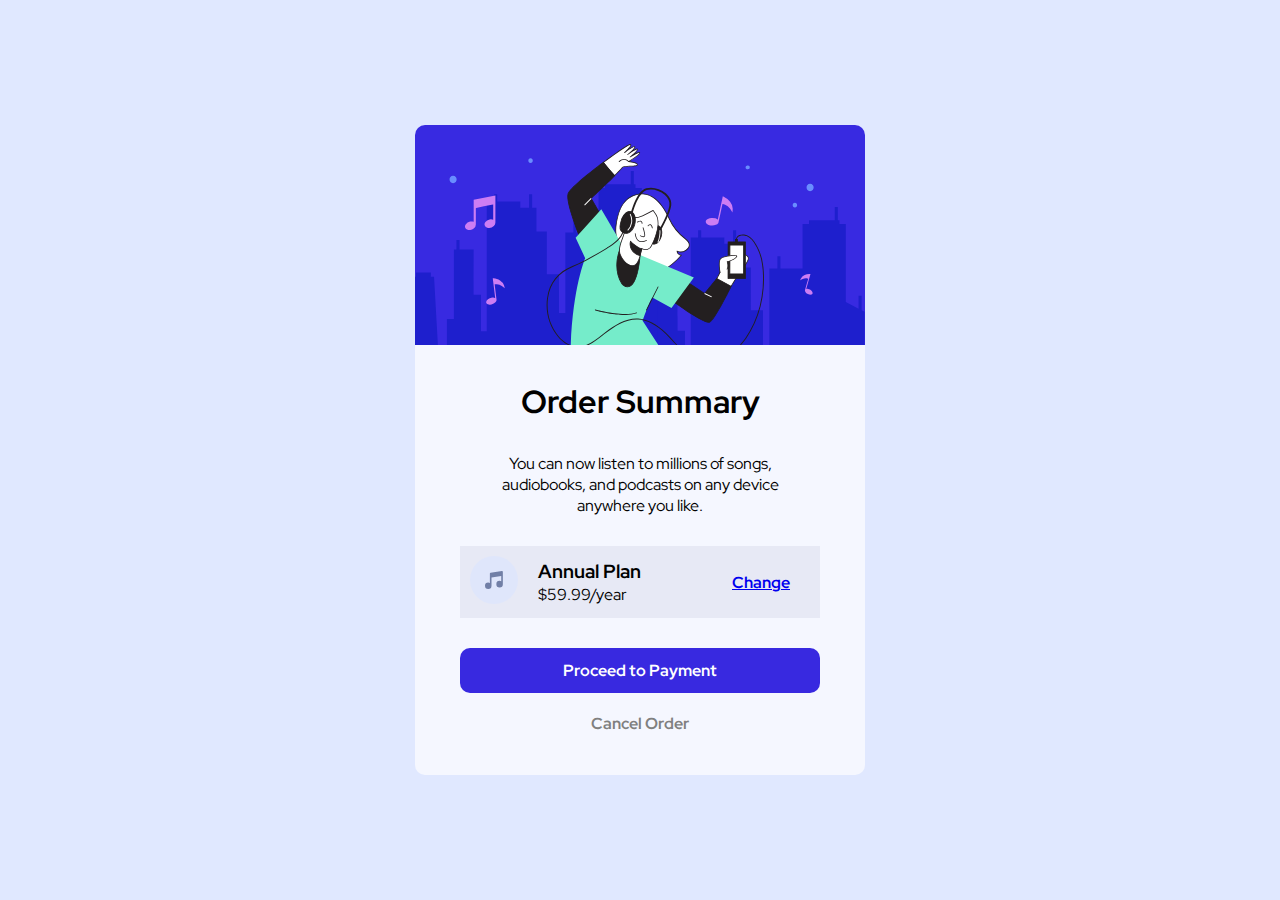
<file: Order-summary-component/index.html>
<!DOCTYPE html>
<html lang="pt-BR">
<head>
    <meta charset="UTF-8">
    <meta name="viewport" content="width=device-width, initial-scale=1.0">
    <link rel="stylesheet" href="css/style.css">
    <link rel="stylesheet" href="css/responsive.css">
    <title>Order Summary</title>
</head>
<body>
    
    <main>
        <section class="container">
            <div class="box-primary">
                <div>
                    <img src="images/illustration-hero.svg" alt="Image music">
                </div>

                <div class="text-content">
                    <h1>Order Summary</h1>
                    <p>You can now listen to millions of songs, audiobooks, and podcasts on any device anywhere you like.</p>
                </div>

                <div class="value-central">
                    <div class="content-1">
                        <img src="images/icon-music.svg" alt="Logo music">
                    </div>
                    <div class="content-2">
                        <h3>Annual Plan</h3>
                        <p>$59.99/year</p>
                    </div>
                    <div class="content-3">
                        <a href="#">Change</a>
                    </div>
                </div>

                <div class="button-payment">
                    <h4>Proceed to Payment</h4>
                </div>

                <div class="cancel-order">
                    <a href="#">Cancel Order</a>
                </div>
            </div>
        </section>
    </main>

</body>
</html>
</file>
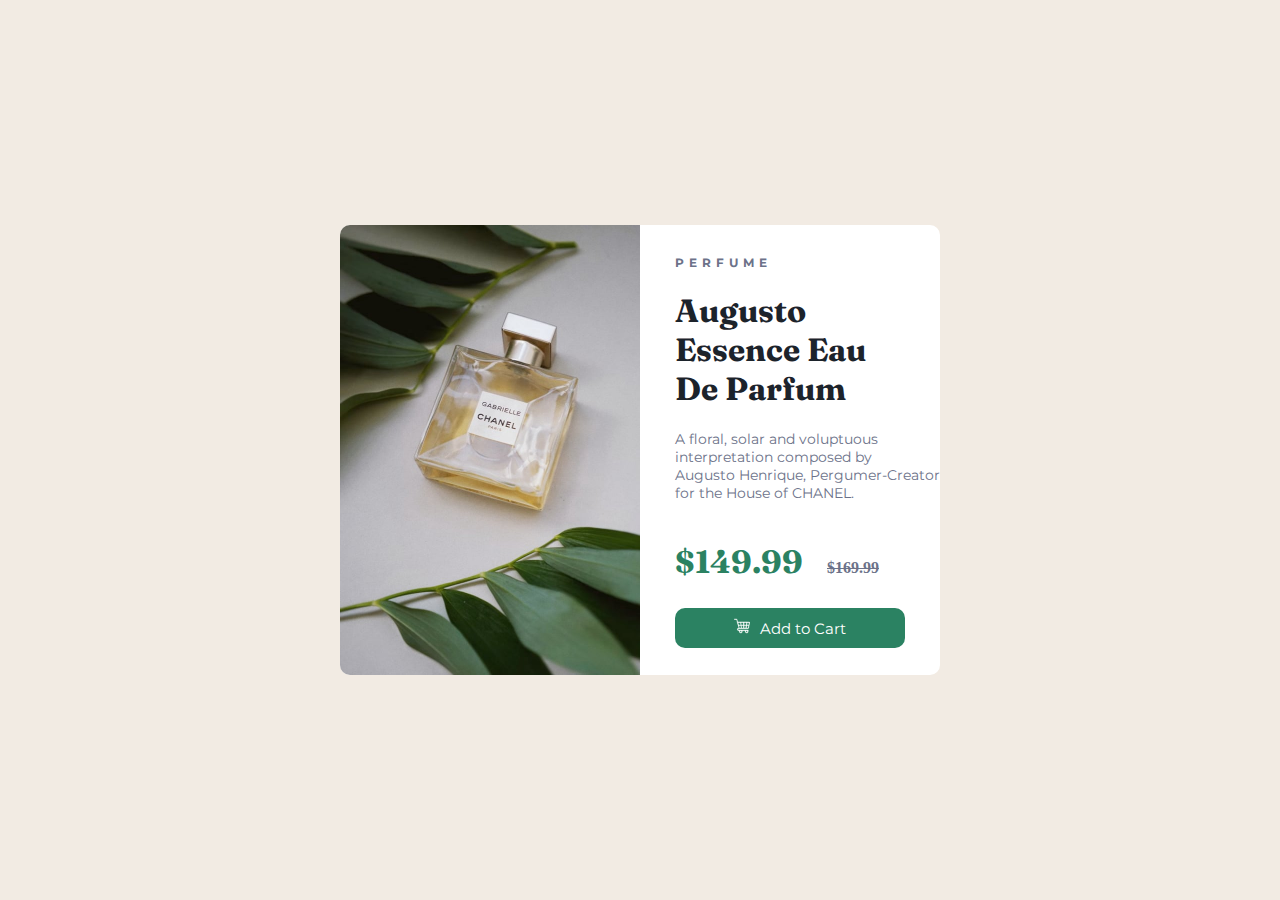
<file: Product-Preview-Card/index.html>
<!DOCTYPE html>
<html lang="pt-BR">
<head>
    <meta charset="UTF-8">
    <meta name="viewport" content="width=device-width, initial-scale=1.0">
    <link rel="stylesheet" href="style.css">
    <title>Product Preview</title>
</head>
<body>
    
    <section class="container">
        <div class="box">
            <div class="box-img">
                <img width="300px" src="images/image-product-desktop.jpg" alt="Img Product">
            </div>

            <div class="box-text">
                <h3>PERFUME</h3>
                <h1>Augusto<br>Essence Eau<br>De Parfum</h1>
                <p>A floral, solar and voluptuous<br>interpretation composed by<br>Augusto Henrique, Pergumer-Creator for the House of CHANEL.</p>
                <h2 style="display: inline-block;">$149.99</h2>
                <h4>$169.99</h4> 
                <button class="button"><img width="16px" style="margin: 0 10px 0 0;" src="images/carrinho-de-compras.png" alt="Buy">Add to Cart</button>
            </div>
        </div>
    </section>

</body>
</html>
</file>
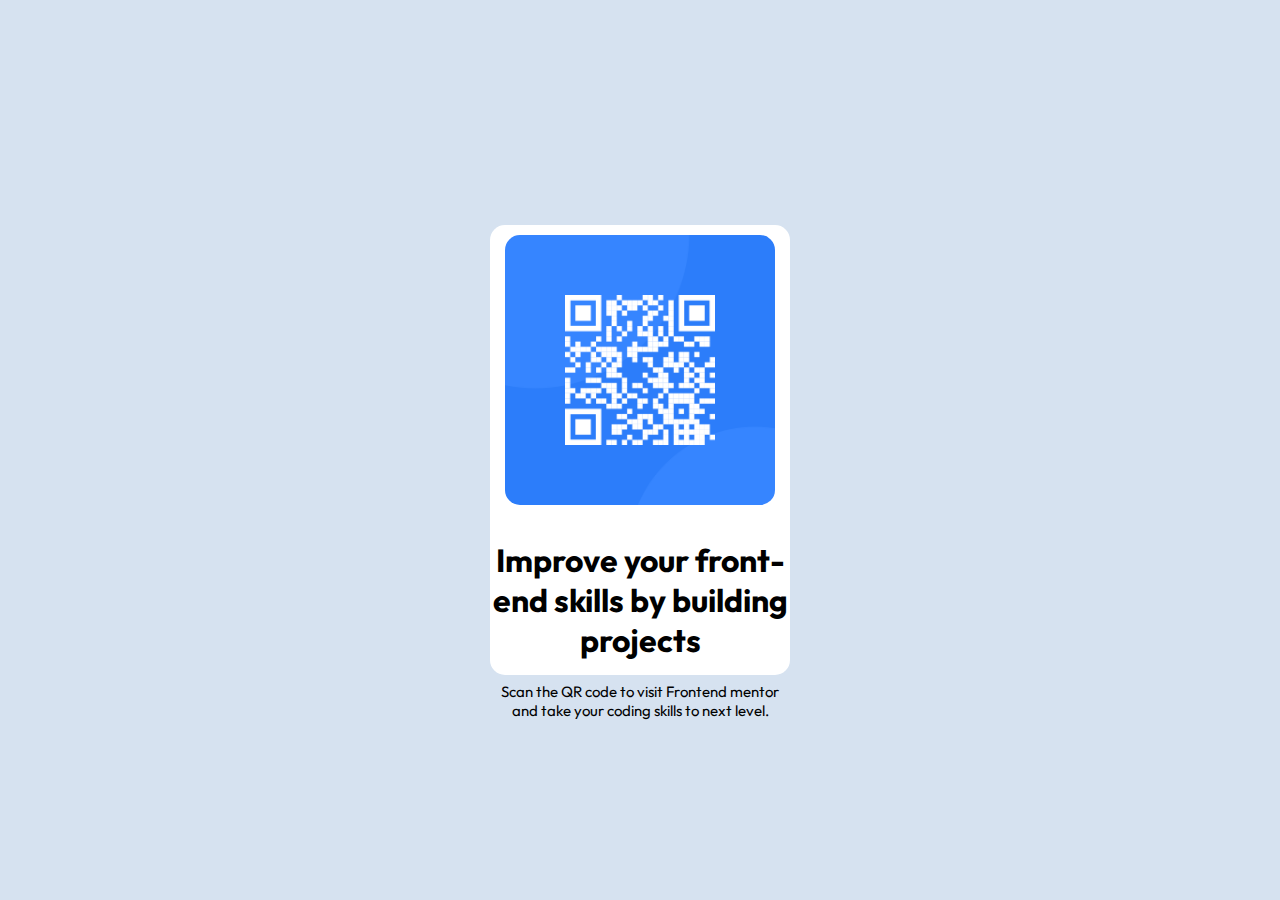
<file: Qr-code-component/index.html>
<!DOCTYPE html>
<html lang="pt-BR">
<head>
    <meta charset="UTF-8">
    <meta name="viewport" content="width=device-width, initial-scale=1.0">
    <meta name="description" content="Um site para aprimorar meus conhecimentos em HTML e CSS">
    <meta name="keywords" content="HTML, CSS">
    <link rel="stylesheet" href="style.css">
    <title>QR code compoment</title>
</head>
<body>
    
    <section class="container">
        <div class="box-qr">
            <img width="270px" src="images/image-qr-code.png" alt="Image QR code">
            <h1>Improve your front-end skills by building projects</h1>
            <p>Scan the QR code to visit Frontend mentor and take your coding skills to next level.</p>
        </div>
    </section>

</body>
</html>
</file>
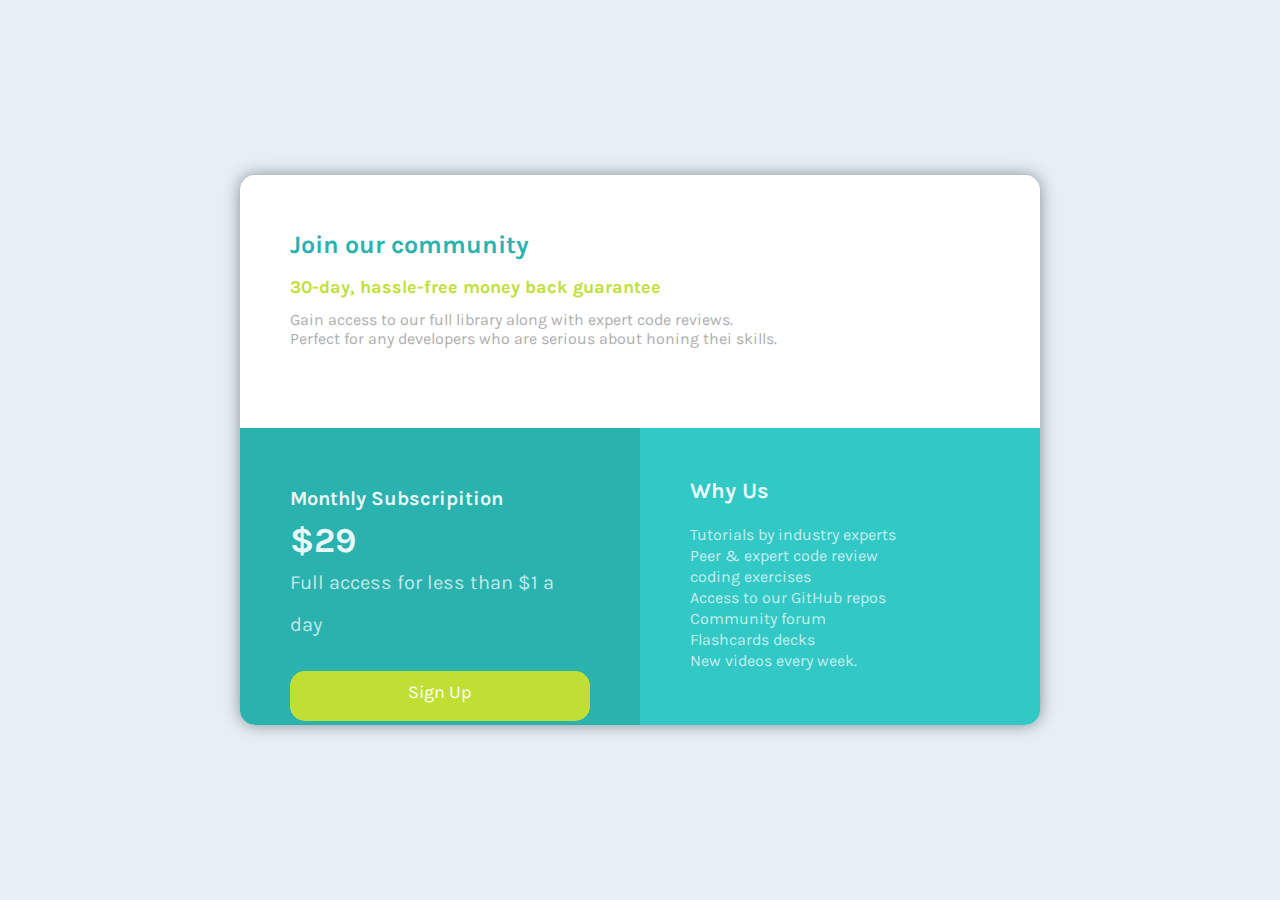
<file: Single-price-grid-component/index.html>
<!DOCTYPE html>
<html lang="pt-BR">
<head>
    <meta charset="UTF-8">
    <meta name="viewport" content="width=device-width, initial-scale=1.0">
    <link rel="stylesheet" href="css/style.css">
    <title>Single Price</title>
</head>
<body>  

    <main>
        <section class="container">
            <div class="box">
                <div class="card-header">
                    <h1>Join our community</h1>
                    <h2>30-day, hassle-free money back guarantee</h2>
                    <p>Gain access to our full library along with expert code reviews.</p>
                    <p>Perfect for any developers who are serious about honing thei skills.</p>
                </div>

                <div class="cards">
                    <div class="card-sign">
                        <h2>Monthly Subscripition</h2>
                        <h3>&dollar;29</h3>
                        <p>Full access for less than &dollar;1 a day</p>
                        <div class="btn-sign">
                            <a href="#">Sign Up</a>
                        </div>
                    </div>
    
                    <div class="card-whyus">
                        <h2>Why Us</h2>
                        <p>Tutorials by industry experts</p>
                        <p>Peer &amp; expert code review<p>
                        <p>coding exercises</p>
                        <p>Access to our GitHub repos</p>
                        <p>Community forum</p>
                        <p>Flashcards decks</p>
                        <p>New videos every week.</p>
                    </div>
                </div>
            </div>
        </section>
    </main>
    
</body>
</html>
</file>
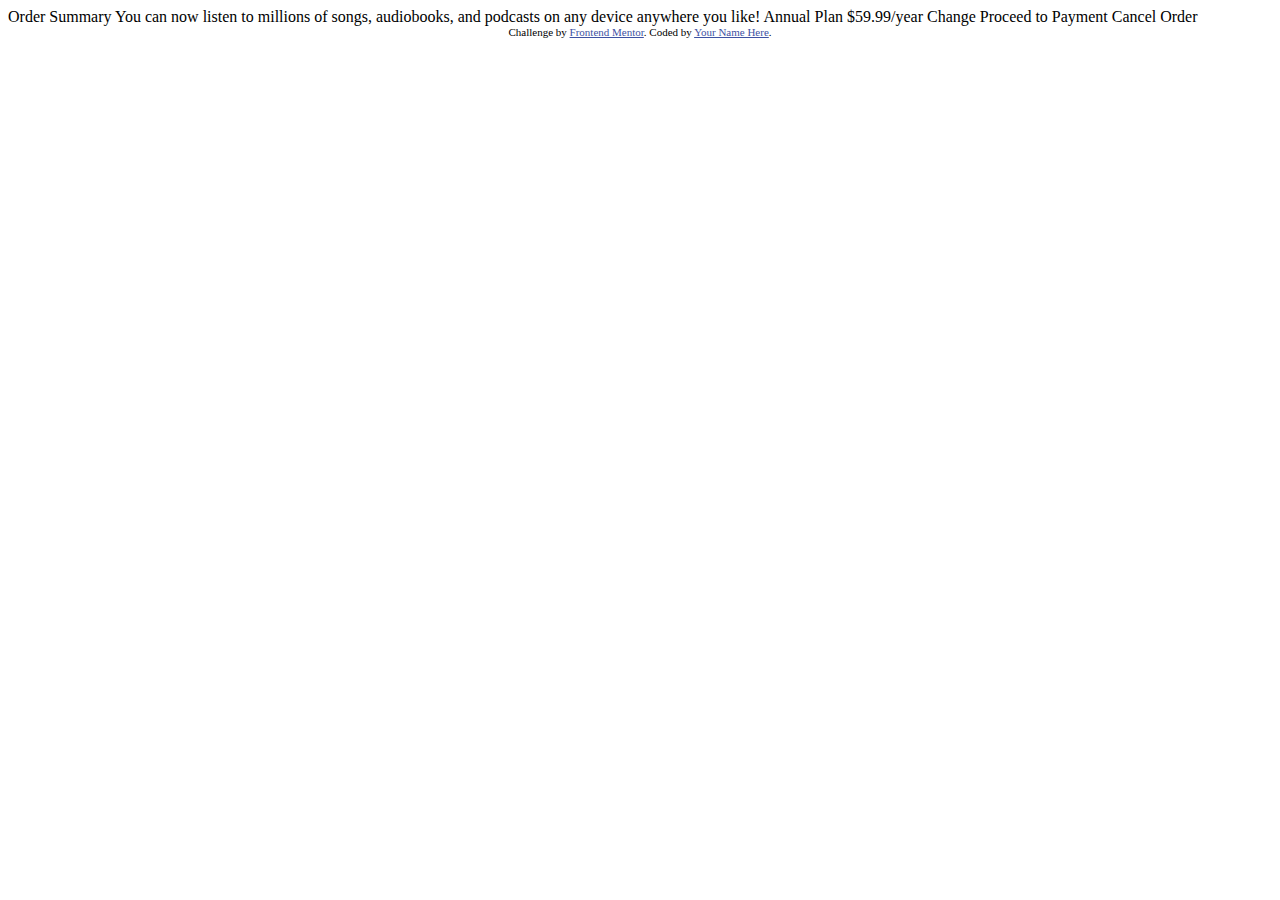
<file: Order-summary-component/Order-summary-component-main/index.html>
<!DOCTYPE html>
<html lang="en">
<head>
  <meta charset="UTF-8">
  <meta name="viewport" content="width=device-width, initial-scale=1.0"> <!-- displays site properly based on user's device -->

  <link rel="icon" type="image/png" sizes="32x32" href="./images/favicon-32x32.png">
  
  <title>Frontend Mentor | Order summary card</title>

  <!-- Feel free to remove these styles or customise in your own stylesheet 👍 -->
  <style>
    .attribution { font-size: 11px; text-align: center; }
    .attribution a { color: hsl(228, 45%, 44%); }
  </style>
</head>
<body>

  Order Summary

  You can now listen to millions of songs, audiobooks, and podcasts on any 
  device anywhere you like!

  Annual Plan
  $59.99/year

  Change

  Proceed to Payment
  Cancel Order
  
  <div class="attribution">
    Challenge by <a href="https://www.frontendmentor.io?ref=challenge" target="_blank">Frontend Mentor</a>. 
    Coded by <a href="#">Your Name Here</a>.
  </div>
</body>
</html>
</file>
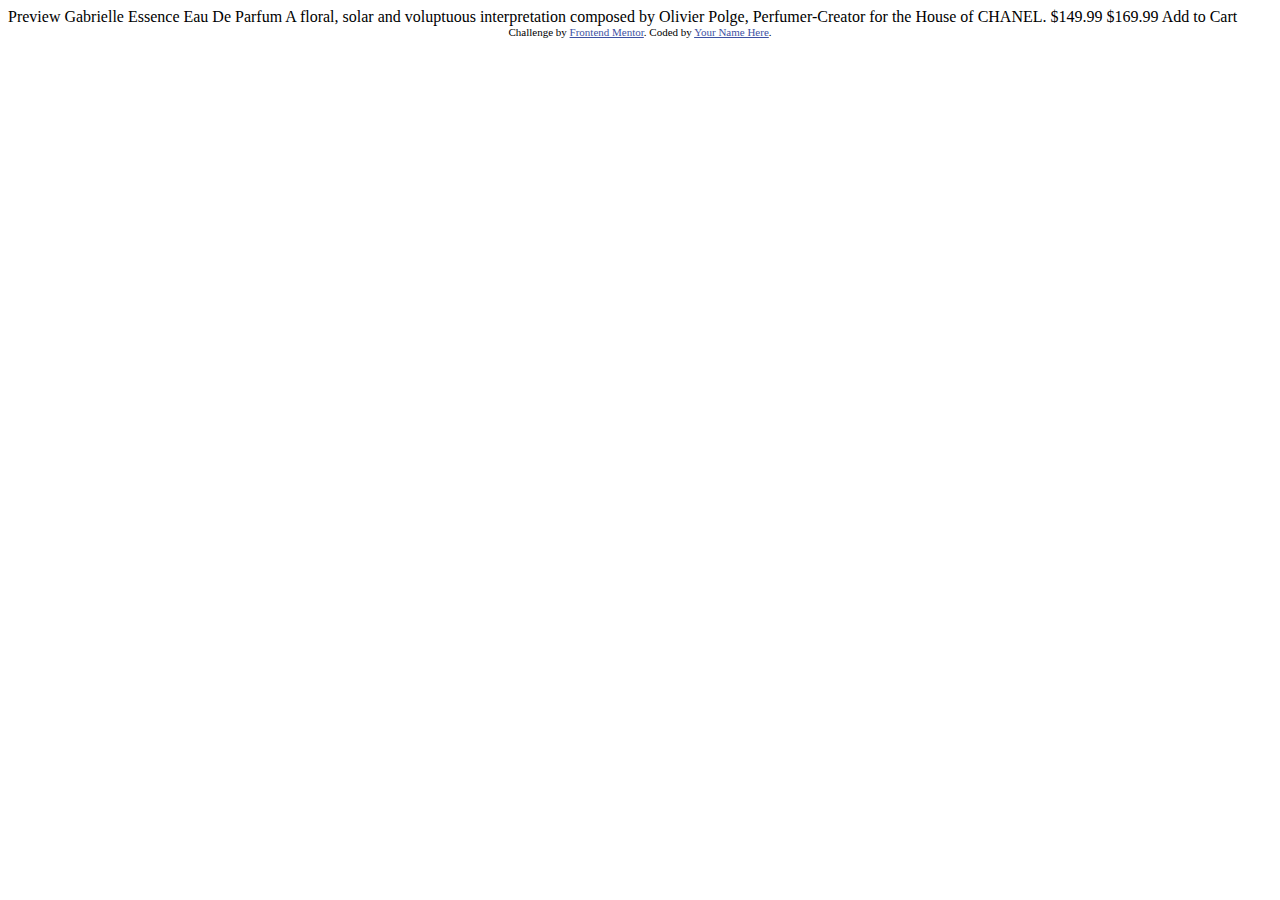
<file: Product-Preview-Card/product-preview-card-component-main/index.html>
<!DOCTYPE html>
<html lang="en">
<head>
  <meta charset="UTF-8">
  <meta name="viewport" content="width=device-width, initial-scale=1.0"> <!-- displays site properly based on user's device -->

  <link rel="icon" type="image/png" sizes="32x32" href="./images/favicon-32x32.png">
  
  <title>Frontend Mentor | Product preview card component</title>

  <!-- Feel free to remove these styles or customise in your own stylesheet 👍 -->
  <style>
    .attribution { font-size: 11px; text-align: center; }
    .attribution a { color: hsl(228, 45%, 44%); }
  </style>
</head>
<body>

  Preview

  Gabrielle Essence Eau De Parfum

  A floral, solar and voluptuous interpretation composed by Olivier Polge, 
  Perfumer-Creator for the House of CHANEL.

  $149.99
  $169.99

  Add to Cart
  
  <div class="attribution">
    Challenge by <a href="https://www.frontendmentor.io?ref=challenge" target="_blank">Frontend Mentor</a>. 
    Coded by <a href="#">Your Name Here</a>.
  </div>
</body>
</html>
</file>
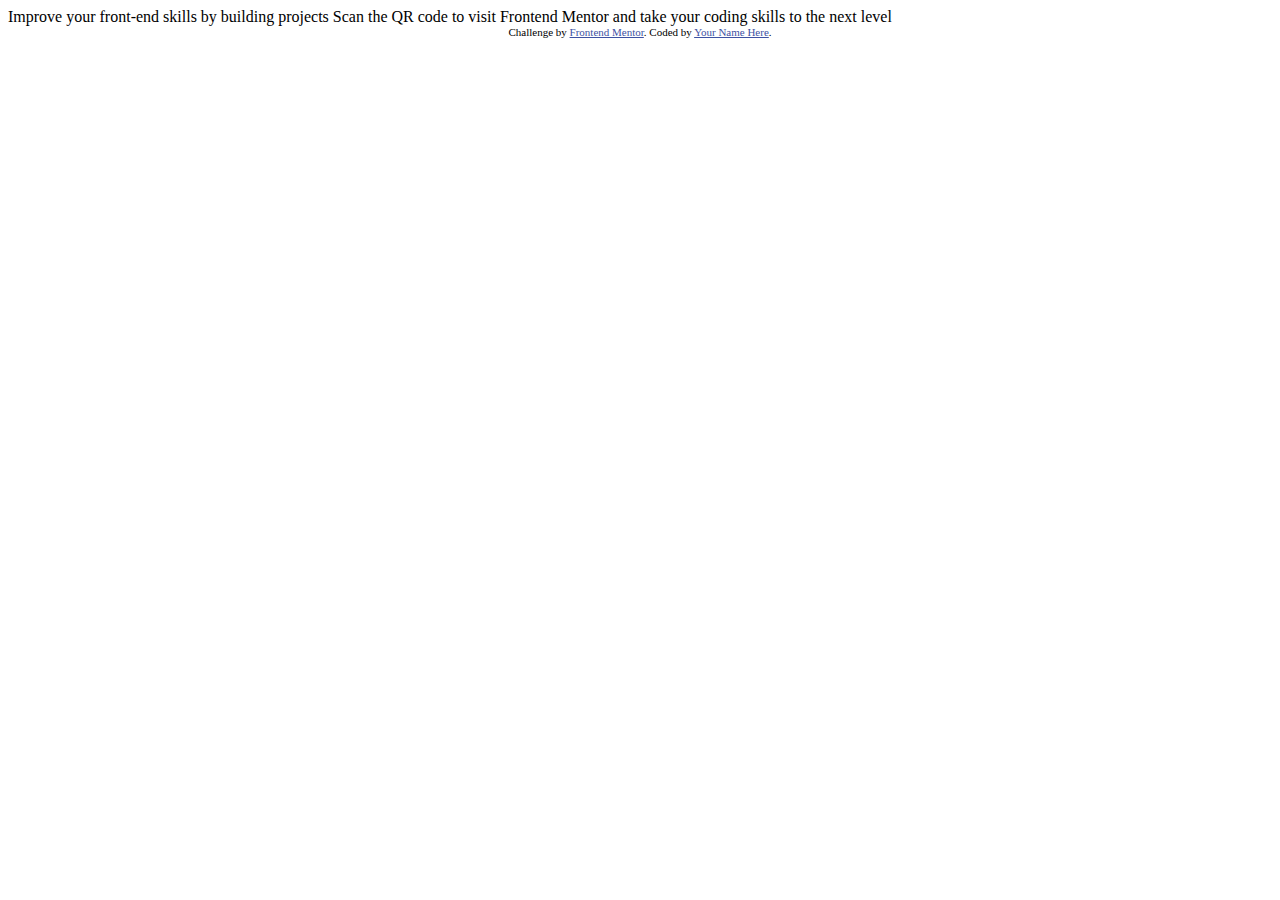
<file: Qr-code-component/qr-code-component-main/index.html>
<!DOCTYPE html>
<html lang="en">
<head>
  <meta charset="UTF-8">
  <meta name="viewport" content="width=device-width, initial-scale=1.0"> <!-- displays site properly based on user's device -->

  <link rel="icon" type="image/png" sizes="32x32" href="./images/favicon-32x32.png">
  
  <title>Frontend Mentor | QR code component</title>

  <!-- Feel free to remove these styles or customise in your own stylesheet 👍 -->
  <style>
    .attribution { font-size: 11px; text-align: center; }
    .attribution a { color: hsl(228, 45%, 44%); }
  </style>
</head>
<body>

  Improve your front-end skills by building projects

  Scan the QR code to visit Frontend Mentor and take your coding skills to the next level
  
  <div class="attribution">
    Challenge by <a href="https://www.frontendmentor.io?ref=challenge" target="_blank">Frontend Mentor</a>. 
    Coded by <a href="#">Your Name Here</a>.
  </div>
</body>
</html>
</file>
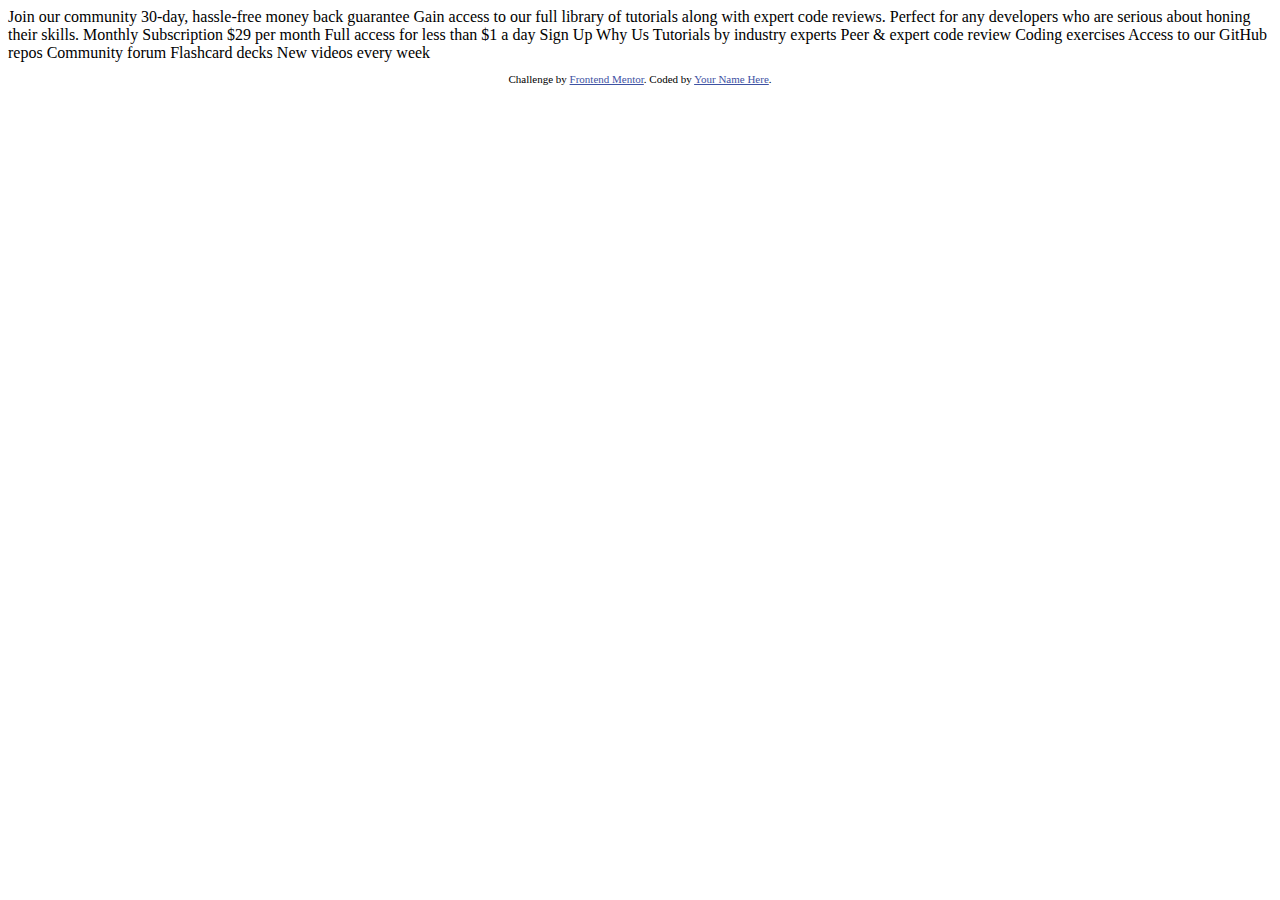
<file: Single-price-grid-component/single-price-grid-component-master/index.html>
<!DOCTYPE html>
<html lang="en">
<head>
  <meta charset="UTF-8">
  <meta name="viewport" content="width=device-width, initial-scale=1.0"> <!-- displays site properly based on user's device -->

  <link rel="icon" type="image/png" sizes="32x32" href="./images/favicon-32x32.png">
  
  <title>Frontend Mentor | Single Price Grid Component</title>

  <!-- Feel free to remove these styles or customise in your own stylesheet 👍 -->
  <style>
    .attribution { font-size: 11px; text-align: center; }
    .attribution a { color: hsl(228, 45%, 44%); }
  </style>
</head>
<body>
  Join our community

  30-day, hassle-free money back guarantee

  Gain access to our full library of tutorials along with expert code reviews. 
  Perfect for any developers who are serious about honing their skills.

  Monthly Subscription

  &dollar;29 per month

  Full access for less than &dollar;1 a day

  Sign Up

  Why Us

  Tutorials by industry experts
  Peer &amp; expert code review
  Coding exercises
  Access to our GitHub repos
  Community forum
  Flashcard decks
  New videos every week
  
  <footer>
    <p class="attribution">
      Challenge by <a href="https://www.frontendmentor.io?ref=challenge" target="_blank">Frontend Mentor</a>. 
      Coded by <a href="#">Your Name Here</a>.
    </p>
  </footer>
</body>
</html>
</file>
<file: Order-summary-component/css/style.css>
@import url('https://fonts.googleapis.com/css2?family=Red+Hat+Display:wght@500;700;900&display=swap');
*{
    margin: 0;
    padding: 0;
    box-sizing: border-box;
}

.container{
    width: 100vw;
    height: 100vh;
    display: flex;
    justify-content: center;
    align-items: center;
    background: #e0e8ff;
    font-family: 'Red Hat Display', sans-serif;
}

.box-primary{
    display: flex;
    flex-direction: column;
    width: 450px;
    height: 650px;
    border-radius: 10px;
    background-color: #f5f7ff;

}

div img{
    display: inline-block;
    border-radius: 10px 10px 0 0;
}

.text-content{
    text-align: center;
    margin: 30px 40px 0 40px;
}

.text-content p{
    padding: 30px;
    font-size: 16px;
}

.value-central{
    width: 80%;
    height: 8vh;
    display: flex;
    justify-content: center;
    align-items: center;
    padding: 10px;
    margin-left: 10%;
    background-color: #e7e9f5;
}

.content-1{
    margin-right: 20px;
    flex: 10%;
}

.content-2{
    margin-right: 20px;
    flex: 55%;
    font-size: 16px;
}

.content-3{
    margin-right: 20px;
    flex: 15%;
    font-weight: bold;
}

.content-3 a:hover{
    text-decoration: none;
    color: hsl(268, 100%, 65%);
}

.button-payment{
    display: flex;
    justify-content: center;
    align-items: center;
    margin: 30px 40px 20px 45px;
    width: 80%;
    height: 5vh;
    text-align: center;
    cursor: pointer;
    border-radius: 10px;
    color: white;
    background-color: hsl(245, 75%, 52%);
}

.button-payment:hover{
    background-color: hsl(268, 100%, 65%);
}

.cancel-order{
    text-align: center;
    margin-bottom: 10px;
}

.cancel-order a{
    text-decoration: none;
    color: gray;
    font-weight: bold;
}

.cancel-order a:hover{
    color: rgb(48, 47, 47);
}
</file>
<file: Order-summary-component/css/responsive.css>
@media screen and (max-width: 450px){
    .container{
        width: 100vw;
        height: 100vh;
    }
    .box-primary{
        display: flex;
        flex-direction: column;
        width: 330px;
        height: 650px;
    }
    
    div img{
        width: 330px;
        display: inline-block;
        border-radius: 10px 10px 0 0;
    }

    .content-2 h3{
        font-size: 15px;
    }

    .content-3{
        font-size: 15px;
    }

    .value-central img{
        width: 50px;
        height: 50px;
    }

    .button-payment{
        margin: 30px 50px 20px 34px;
        width: 80%;
        height: 5vh;
    }
}

@media screen and (max-width: 320px){
    .container{
        width: 100vw;
        height: 100vh;
    }

    .box-primary{
        display: flex;
        flex-direction: column;
        width: 290px;
        height: 650px;
    }
    
    div img{
        width: 290px;
        display: inline-block;
        border-radius: 10px 10px 0 0;
    }

    .content-2 h3{
        font-size: 13px;
    }

    .content-3{
        font-size: 12px;
    }

    .value-central img{
        width: 30px;
        height: 30px;
    }

    .button-payment{
        margin: 30px 30px 20px 30px;
        width: 80%;
        height: 5vh;
    }
}
</file>
<file: Product-Preview-Card/style.css>
@import url('https://fonts.googleapis.com/css2?family=Fraunces:wght@700&family=Montserrat:wght@500;700&display=swap');

*{
    box-sizing: border-box;
}

body{
    margin: 0;
    background-color: #f2ebe3;
}

.container{
    height: 100vh;
    display: flex;
    flex-direction: row;
    justify-content: center;
    align-items: center;
    background: #f2ebe3;
}

.box{
    width: 600px;
    height: 450px;
    background-color: #ffffff;
    border-radius: 10px;
}

.box-img img{
    float: left;
    margin-right: 35px;
    border-radius: 10px 0 0 10px;
}

.box-text h3{
    font-family: 'Montserrat', sans-serif; 
    letter-spacing: 5px; 
    font-size: 12px;
    margin-top: 30px;
    color: hsl(228, 12%, 48%);
}

.box-text h1{
    font-family: 'Fraunces', serif;
    font-size: 32px;
    color: #1c232b
}

.box-text p{
    font-family: 'Montserrat', sans-serif; 
    color: #6c7289;
    font-size: 14px;
}

.box-text h2{
    font-family: 'Fraunces', serif;
    font-size: 32px;
    color: #2b8262;
}

.button{
    background: #2b8262;
    color: white;
    border-radius: 10px;
    height: 40px;
    width: 230px;
    font-family: 'Montserrat', sans-serif; 
    font-size: 15px;
    border: none;
}

.button:hover{
    background: #024b30;
}

.box-text h4{
    display: inline-block;
    margin: 20px;
    text-decoration: line-through;
    color: #6c7289;
}
</file>
<file: Qr-code-component/style.css>
@import url('https://fonts.googleapis.com/css2?family=Outfit:wght@400;500;600;700&display=swap');
*{
    box-sizing: border-box;
}

body{
    margin: 0;
    background-color: #d6e2f0;
}

.container{
    width: 100vw;
    height: 100vh;
    display: flex;
    flex-direction: row;
    justify-content: center;
    align-items: center;
}

.box-qr{
    text-align: center;
    border-radius: 15px;
    width: 300px;
    height: 450px;
    background-color: #ffffff;;
}

.box-qr img{   
    margin: 10px;
    border-radius: 15px;   
}

.box-qr h1, p{
    font-family: 'Outfit', sans-serif;
}

.box-qr p{
    font-size: 15px;
    margin-bottom: 40px;
}
</file>
<file: Single-price-grid-component/css/style.css>
@import url('https://fonts.googleapis.com/css2?family=Karla:wght@400;700&display=swap');

*{
    margin: 0;
    padding: 0;
    box-sizing: border-box;
}

body{
    background: #e5eff5;
    font-family: 'Karla', sans-serif;
}

.container{
    width: 100vw;
    height: 100vh;
    display: flex;
    align-items: center;
    justify-content: center;
    /* background-color: red; */
}

.box{
    display: flex;
    flex-direction: column;
    width: 800px;
    height: 550px;
    border-radius: 15px;
    background-color: white;
    box-shadow: 0 0 1em #858d92;
}

.card-header{
    display: flex;
    flex-direction: column;
    padding: 50px;
    /* background-color: wheat; */
}

.card-header h1{
    color: hsl(179, 62%, 43%);
    font-size: 25px;
    line-height: 40px;
}

.card-header h2{
    color: hsl(71, 73%, 54%);
    font-size: 18px;
    line-height: 45px;
}

.card-header p{
    color: hsl(240, 1%, 68%);
}

.cards{
    display: flex;
    justify-content: center;
    align-items: center;
    text-align: center;
    margin-top: 30px;
}

.card-sign{
    text-align: left;
    flex: 40%;
    padding: 50px;
    height: 297px;
    border-radius: 0 0 0 15px;
    line-height: 42px;
    background-color: #2ab2af;
}

.card-sign h2{
    font-size: 20px;
    color: #ffffffea;
}

.card-sign h3{
    font-size: 20px;
    color: #ffffffea;
}

.card-sign p{
    font-size: 20px;
    color: #ffffffb7;
}

.card-sign h3{
    font-size: 35px;
}

.btn-sign{
    margin-top: 25px;
    text-align: center;
    width: 300px;
    height: 50px;
    border-radius: 15px;
    background-color: #c0df34;
}

.btn-sign a{
    text-decoration: none;
    font-size: 18px;
    color: white;
}

.card-whyus{
    text-align: left;
    flex: 40%;
    padding: 50px;
    height: 297px;
    border-radius: 0 0 15px 0;
    background-color: #32c8c5;
}

.card-whyus h2{
    font-size: 22px;
    margin-bottom: 20px;
    color: #ffffffea;
}

.card-whyus p{
    color: #ffffffb9;
    line-height: 21px;
}
</file>
